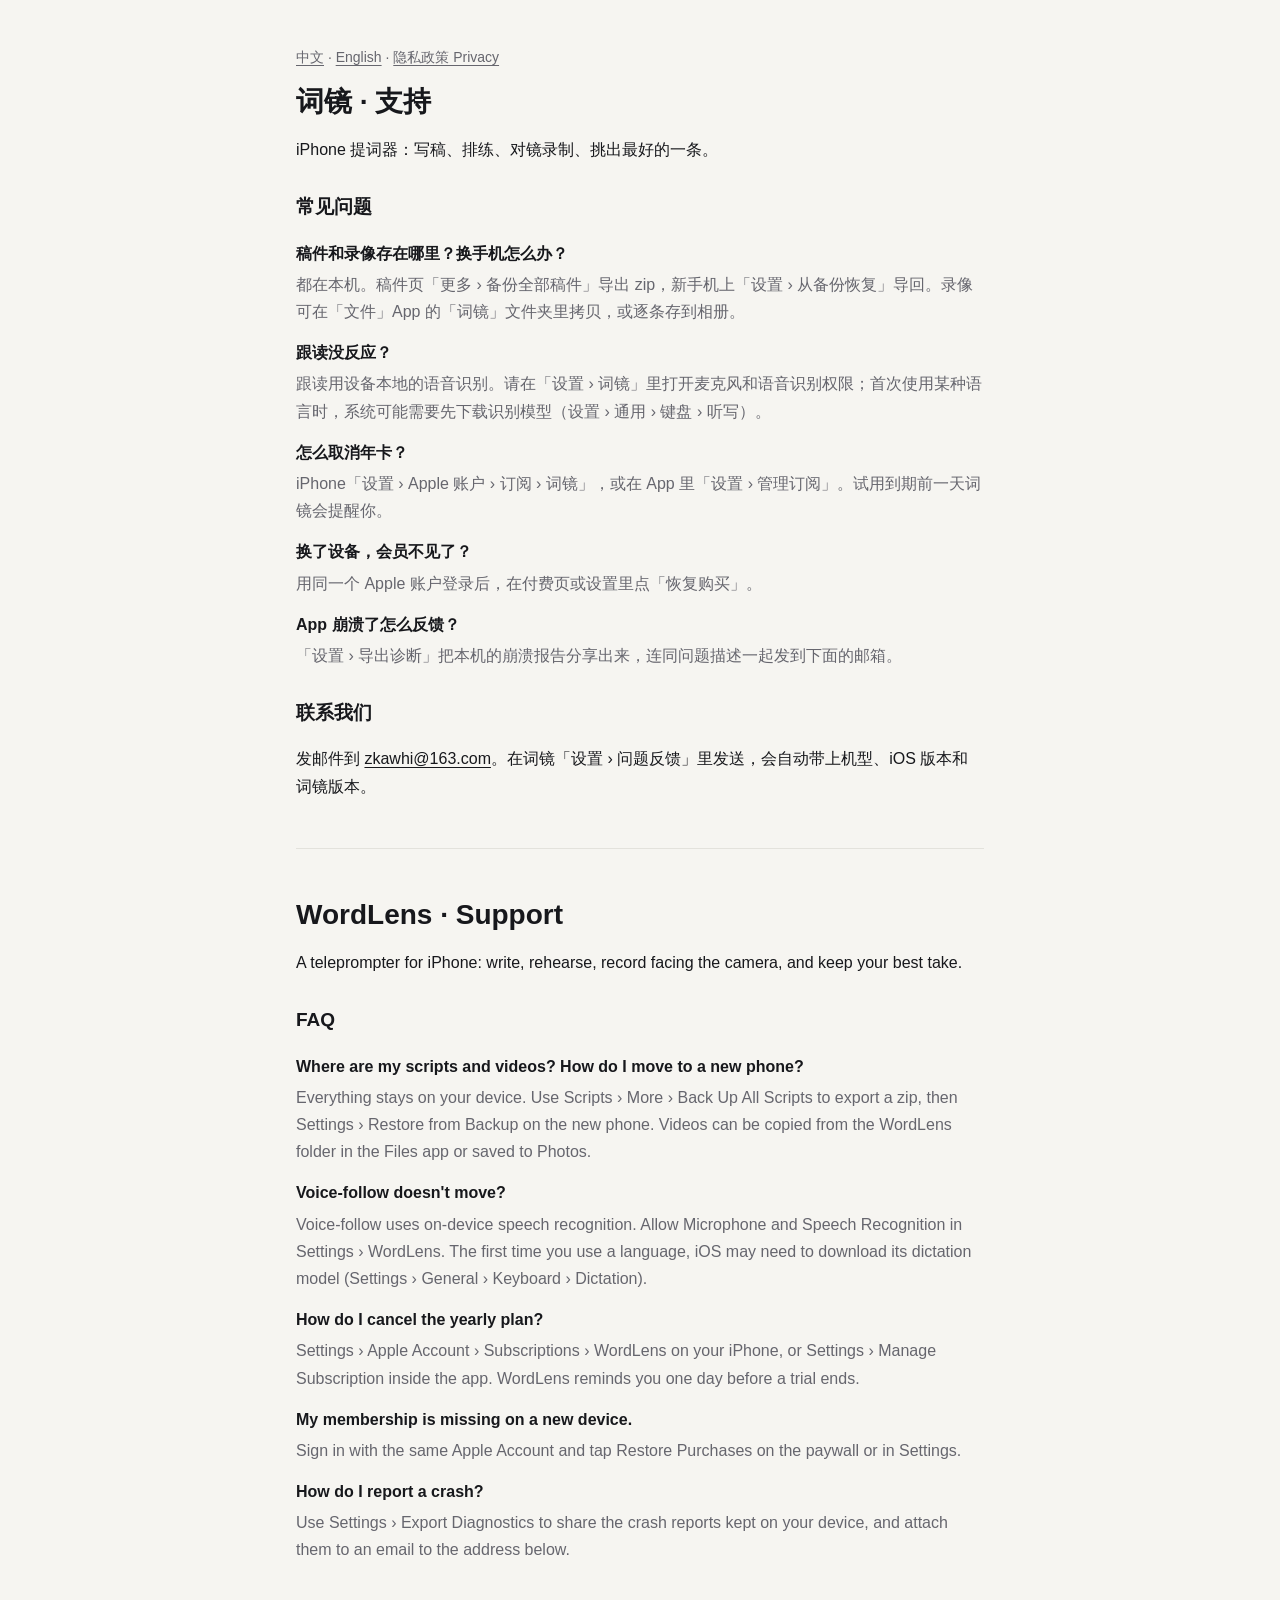
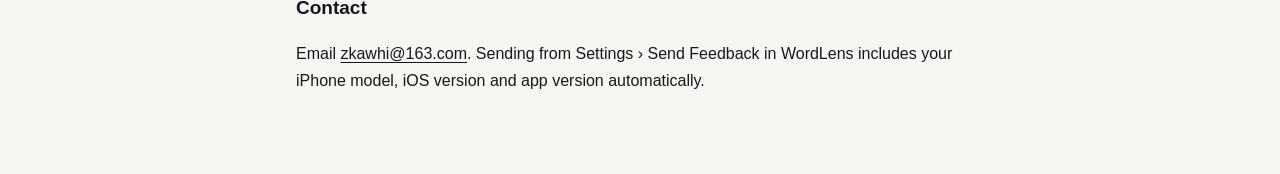
<file: index.html>
<!doctype html>
<html lang="zh-Hans">
<head>
<meta charset="utf-8">
<meta name="viewport" content="width=device-width, initial-scale=1">
<title>词镜 WordLens · 支持 Support</title>
<link rel="stylesheet" href="style.css">
</head>
<body>
<main>
<p class="lang"><a href="#zh">中文</a> · <a href="#en">English</a> · <a href="privacy.html">隐私政策 Privacy</a></p>

<section id="zh">
<h1>词镜 · 支持</h1>
<p>iPhone 提词器：写稿、排练、对镜录制、挑出最好的一条。</p>

<h2>常见问题</h2>
<dl>
<dt>稿件和录像存在哪里？换手机怎么办？</dt>
<dd>都在本机。稿件页「更多 › 备份全部稿件」导出 zip，新手机上「设置 › 从备份恢复」导回。录像可在「文件」App 的「词镜」文件夹里拷贝，或逐条存到相册。</dd>
<dt>跟读没反应？</dt>
<dd>跟读用设备本地的语音识别。请在「设置 › 词镜」里打开麦克风和语音识别权限；首次使用某种语言时，系统可能需要先下载识别模型（设置 › 通用 › 键盘 › 听写）。</dd>
<dt>怎么取消年卡？</dt>
<dd>iPhone「设置 › Apple 账户 › 订阅 › 词镜」，或在 App 里「设置 › 管理订阅」。试用到期前一天词镜会提醒你。</dd>
<dt>换了设备，会员不见了？</dt>
<dd>用同一个 Apple 账户登录后，在付费页或设置里点「恢复购买」。</dd>
<dt>App 崩溃了怎么反馈？</dt>
<dd>「设置 › 导出诊断」把本机的崩溃报告分享出来，连同问题描述一起发到下面的邮箱。</dd>
</dl>

<h2>联系我们</h2>
<p>发邮件到 <a href="mailto:zkawhi@163.com">zkawhi@163.com</a>。在词镜「设置 › 问题反馈」里发送，会自动带上机型、iOS 版本和词镜版本。</p>
</section>

<hr>

<section id="en" lang="en">
<h1>WordLens · Support</h1>
<p>A teleprompter for iPhone: write, rehearse, record facing the camera, and keep your best take.</p>

<h2>FAQ</h2>
<dl>
<dt>Where are my scripts and videos? How do I move to a new phone?</dt>
<dd>Everything stays on your device. Use Scripts › More › Back Up All Scripts to export a zip, then Settings › Restore from Backup on the new phone. Videos can be copied from the WordLens folder in the Files app or saved to Photos.</dd>
<dt>Voice-follow doesn't move?</dt>
<dd>Voice-follow uses on-device speech recognition. Allow Microphone and Speech Recognition in Settings › WordLens. The first time you use a language, iOS may need to download its dictation model (Settings › General › Keyboard › Dictation).</dd>
<dt>How do I cancel the yearly plan?</dt>
<dd>Settings › Apple Account › Subscriptions › WordLens on your iPhone, or Settings › Manage Subscription inside the app. WordLens reminds you one day before a trial ends.</dd>
<dt>My membership is missing on a new device.</dt>
<dd>Sign in with the same Apple Account and tap Restore Purchases on the paywall or in Settings.</dd>
<dt>How do I report a crash?</dt>
<dd>Use Settings › Export Diagnostics to share the crash reports kept on your device, and attach them to an email to the address below.</dd>
</dl>

<h2>Contact</h2>
<p>Email <a href="mailto:zkawhi@163.com">zkawhi@163.com</a>. Sending from Settings › Send Feedback in WordLens includes your iPhone model, iOS version and app version automatically.</p>
</section>
</main>
</body>
</html>
</file>
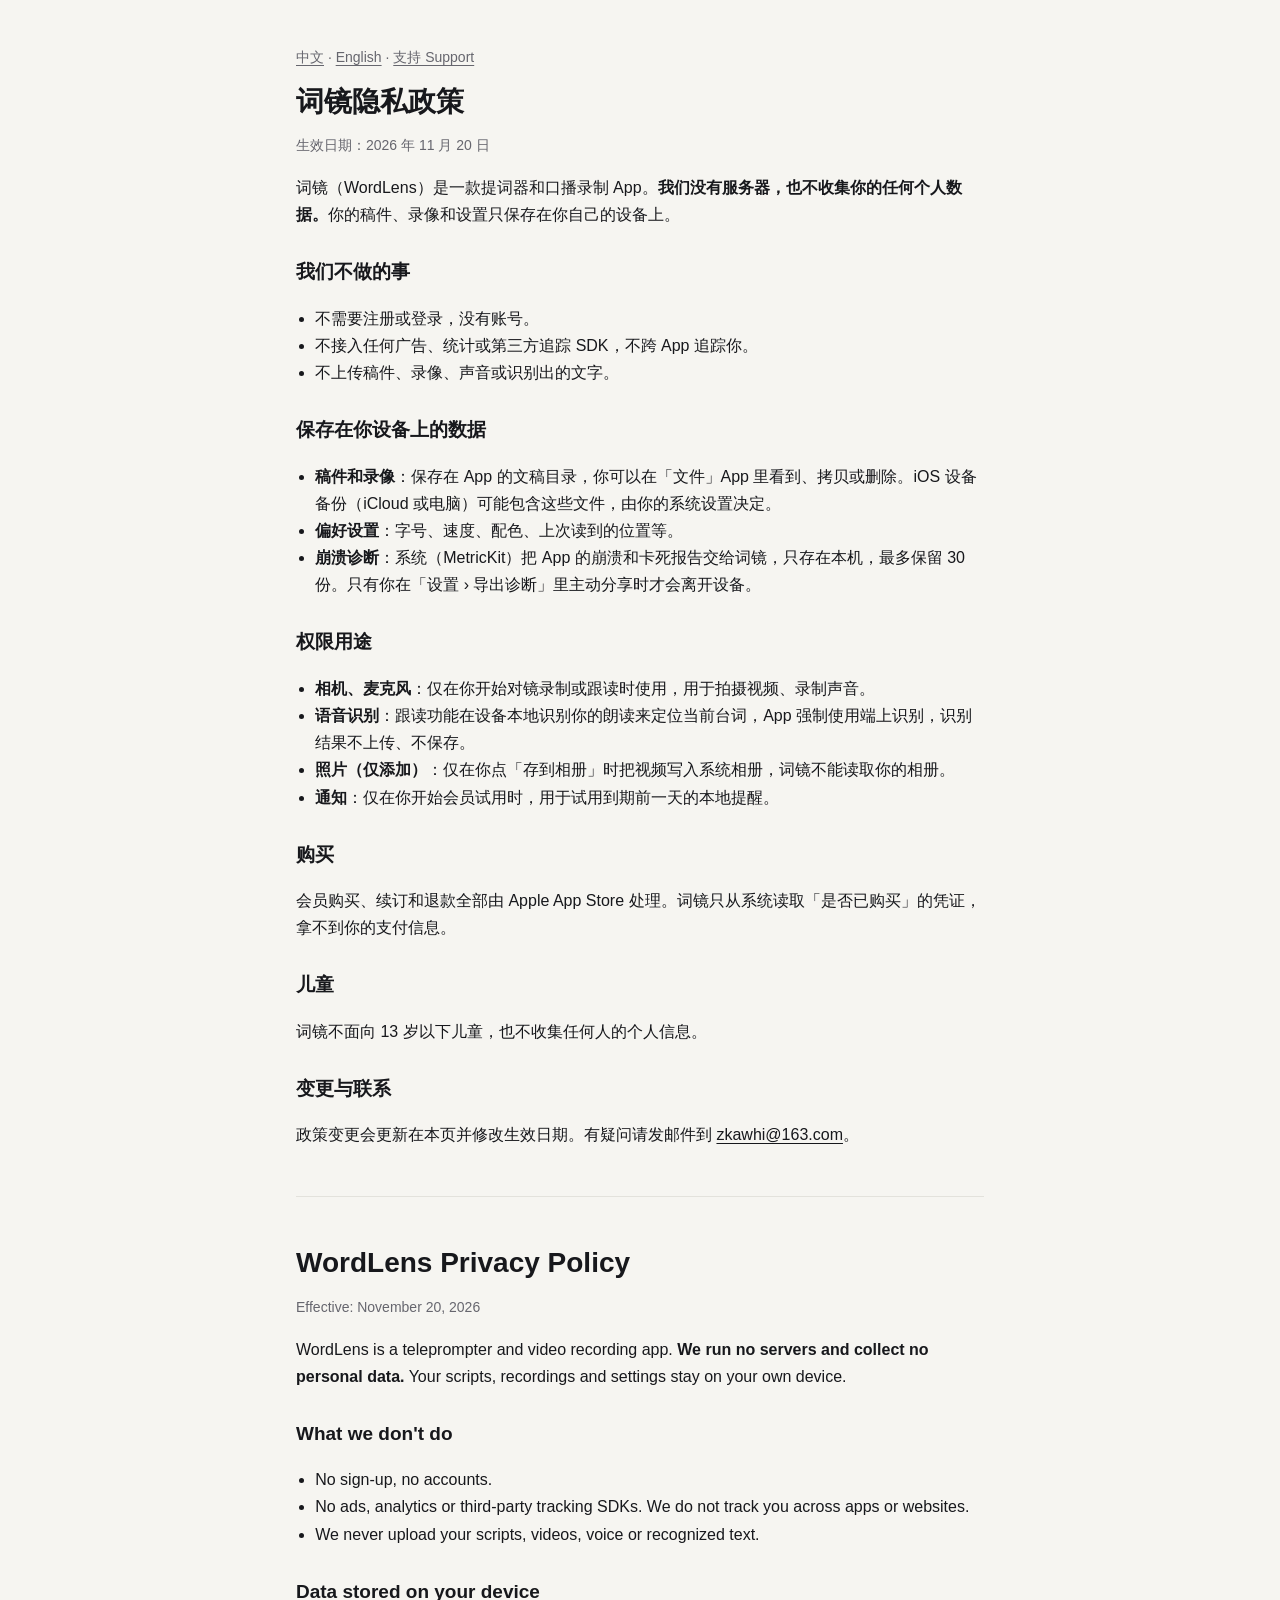
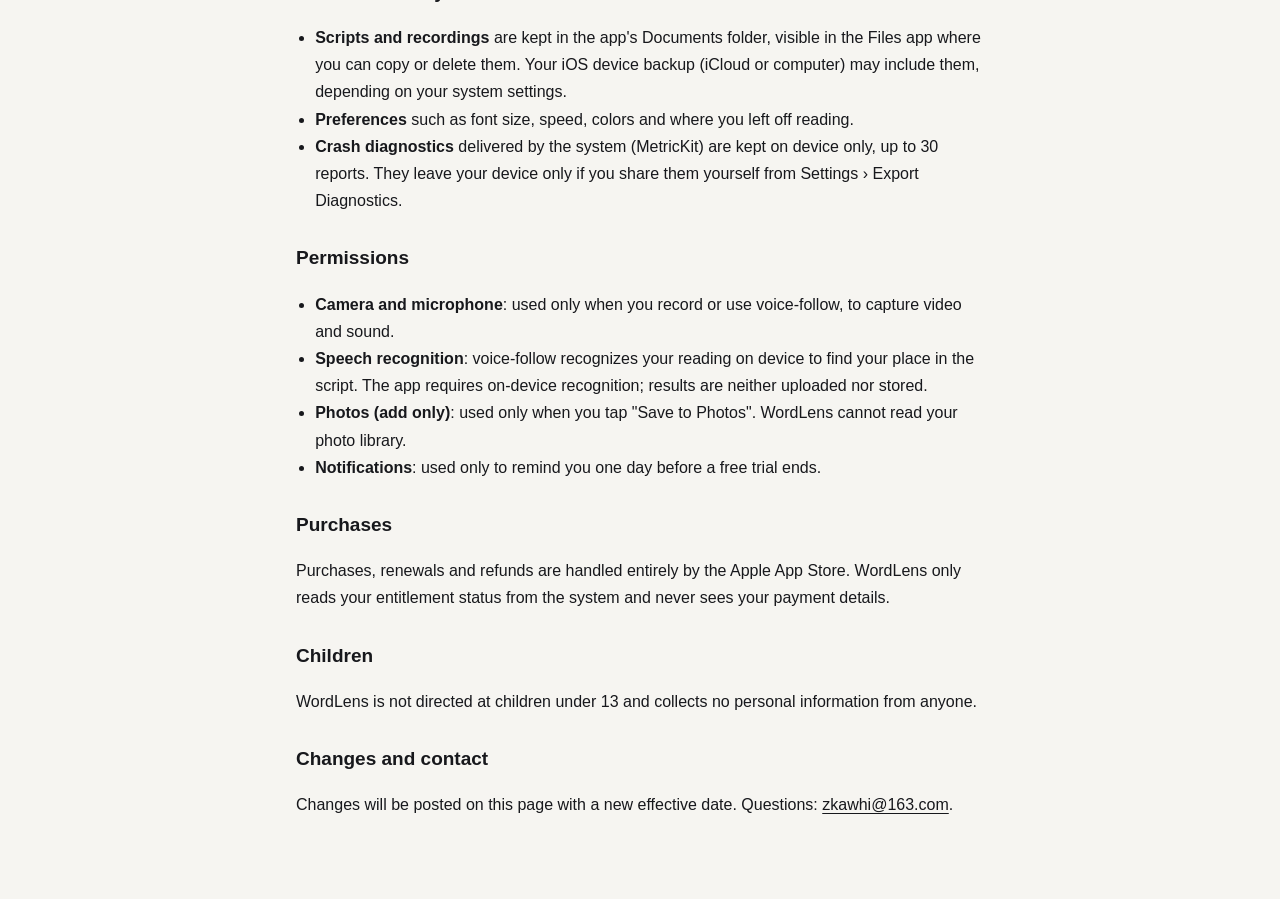
<file: privacy.html>
<!doctype html>
<html lang="zh-Hans">
<head>
<meta charset="utf-8">
<meta name="viewport" content="width=device-width, initial-scale=1">
<title>词镜 WordLens · 隐私政策 Privacy Policy</title>
<link rel="stylesheet" href="style.css">
</head>
<body>
<main>
<p class="lang"><a href="#zh">中文</a> · <a href="#en">English</a> · <a href="./">支持 Support</a></p>

<section id="zh">
<h1>词镜隐私政策</h1>
<p class="meta">生效日期：2026 年 11 月 20 日</p>
<p>词镜（WordLens）是一款提词器和口播录制 App。<strong>我们没有服务器，也不收集你的任何个人数据。</strong>你的稿件、录像和设置只保存在你自己的设备上。</p>

<h2>我们不做的事</h2>
<ul>
<li>不需要注册或登录，没有账号。</li>
<li>不接入任何广告、统计或第三方追踪 SDK，不跨 App 追踪你。</li>
<li>不上传稿件、录像、声音或识别出的文字。</li>
</ul>

<h2>保存在你设备上的数据</h2>
<ul>
<li><strong>稿件和录像</strong>：保存在 App 的文稿目录，你可以在「文件」App 里看到、拷贝或删除。iOS 设备备份（iCloud 或电脑）可能包含这些文件，由你的系统设置决定。</li>
<li><strong>偏好设置</strong>：字号、速度、配色、上次读到的位置等。</li>
<li><strong>崩溃诊断</strong>：系统（MetricKit）把 App 的崩溃和卡死报告交给词镜，只存在本机，最多保留 30 份。只有你在「设置 › 导出诊断」里主动分享时才会离开设备。</li>
</ul>

<h2>权限用途</h2>
<ul>
<li><strong>相机、麦克风</strong>：仅在你开始对镜录制或跟读时使用，用于拍摄视频、录制声音。</li>
<li><strong>语音识别</strong>：跟读功能在设备本地识别你的朗读来定位当前台词，App 强制使用端上识别，识别结果不上传、不保存。</li>
<li><strong>照片（仅添加）</strong>：仅在你点「存到相册」时把视频写入系统相册，词镜不能读取你的相册。</li>
<li><strong>通知</strong>：仅在你开始会员试用时，用于试用到期前一天的本地提醒。</li>
</ul>

<h2>购买</h2>
<p>会员购买、续订和退款全部由 Apple App Store 处理。词镜只从系统读取「是否已购买」的凭证，拿不到你的支付信息。</p>

<h2>儿童</h2>
<p>词镜不面向 13 岁以下儿童，也不收集任何人的个人信息。</p>

<h2>变更与联系</h2>
<p>政策变更会更新在本页并修改生效日期。有疑问请发邮件到 <a href="mailto:zkawhi@163.com">zkawhi@163.com</a>。</p>
</section>

<hr>

<section id="en" lang="en">
<h1>WordLens Privacy Policy</h1>
<p class="meta">Effective: November 20, 2026</p>
<p>WordLens is a teleprompter and video recording app. <strong>We run no servers and collect no personal data.</strong> Your scripts, recordings and settings stay on your own device.</p>

<h2>What we don't do</h2>
<ul>
<li>No sign-up, no accounts.</li>
<li>No ads, analytics or third-party tracking SDKs. We do not track you across apps or websites.</li>
<li>We never upload your scripts, videos, voice or recognized text.</li>
</ul>

<h2>Data stored on your device</h2>
<ul>
<li><strong>Scripts and recordings</strong> are kept in the app's Documents folder, visible in the Files app where you can copy or delete them. Your iOS device backup (iCloud or computer) may include them, depending on your system settings.</li>
<li><strong>Preferences</strong> such as font size, speed, colors and where you left off reading.</li>
<li><strong>Crash diagnostics</strong> delivered by the system (MetricKit) are kept on device only, up to 30 reports. They leave your device only if you share them yourself from Settings › Export Diagnostics.</li>
</ul>

<h2>Permissions</h2>
<ul>
<li><strong>Camera and microphone</strong>: used only when you record or use voice-follow, to capture video and sound.</li>
<li><strong>Speech recognition</strong>: voice-follow recognizes your reading on device to find your place in the script. The app requires on-device recognition; results are neither uploaded nor stored.</li>
<li><strong>Photos (add only)</strong>: used only when you tap "Save to Photos". WordLens cannot read your photo library.</li>
<li><strong>Notifications</strong>: used only to remind you one day before a free trial ends.</li>
</ul>

<h2>Purchases</h2>
<p>Purchases, renewals and refunds are handled entirely by the Apple App Store. WordLens only reads your entitlement status from the system and never sees your payment details.</p>

<h2>Children</h2>
<p>WordLens is not directed at children under 13 and collects no personal information from anyone.</p>

<h2>Changes and contact</h2>
<p>Changes will be posted on this page with a new effective date. Questions: <a href="mailto:zkawhi@163.com">zkawhi@163.com</a>.</p>
</section>
</main>
</body>
</html>
</file>
<file: style.css>
:root { --page: #f6f5f1; --text: #17181c; --secondary: #66666e; --rule: #e3e2dc; }
@media (prefers-color-scheme: dark) { :root { --page: #0e0e10; --text: #ececee; --secondary: #a0a0a8; --rule: #2a2a2e; } }
* { box-sizing: border-box; }
body { margin: 0; background: var(--page); color: var(--text);
  font: 16px/1.7 -apple-system, BlinkMacSystemFont, "PingFang SC", "Helvetica Neue", sans-serif; }
main { max-width: 720px; margin: 0 auto; padding: 32px 16px 64px; }
h1 { font-size: 28px; line-height: 1.3; margin: 8px 0 4px; }
h2 { font-size: 19px; margin: 28px 0 8px; }
a { color: inherit; text-underline-offset: 3px; }
.lang, .meta { color: var(--secondary); font-size: 14px; }
dt { font-weight: 600; margin-top: 14px; }
dd { margin: 4px 0 0; color: var(--secondary); }
hr { border: 0; border-top: 1px solid var(--rule); margin: 48px 0; }
ul { padding-left: 1.2em; }
</file>
